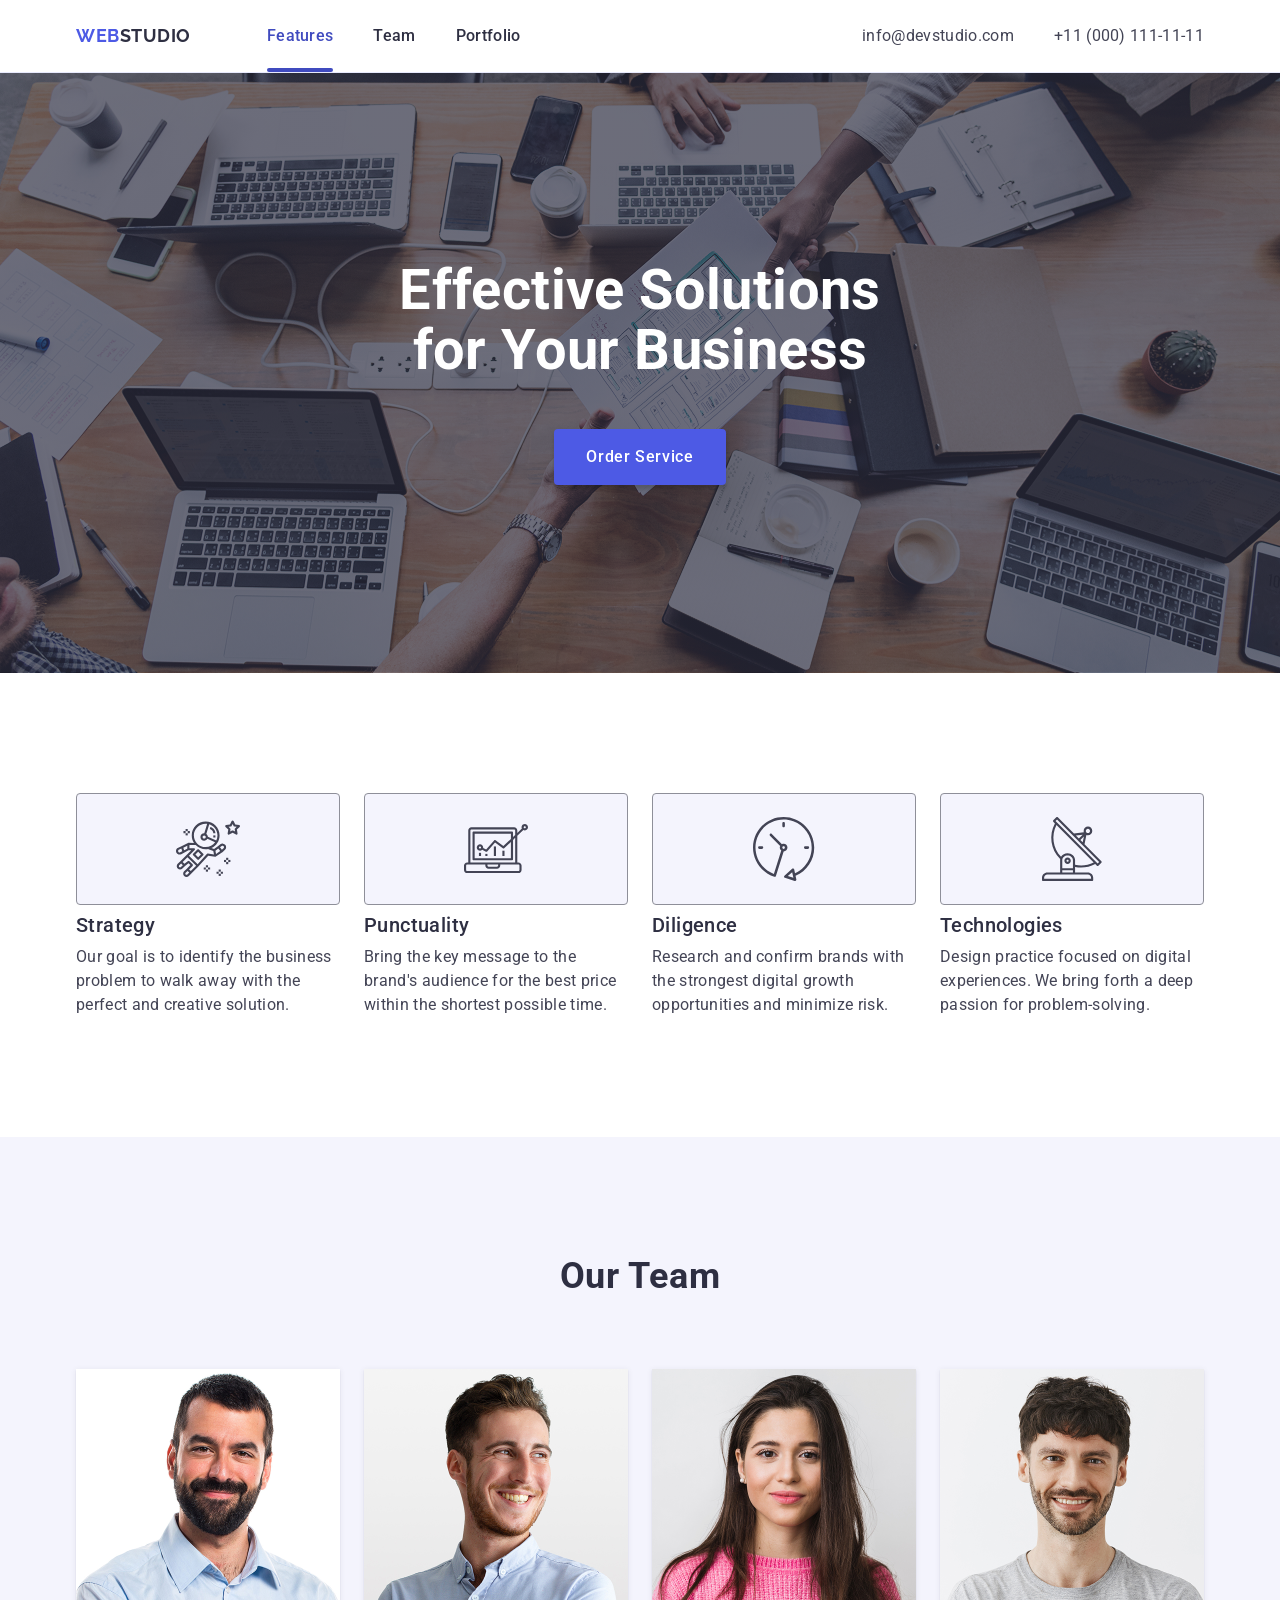
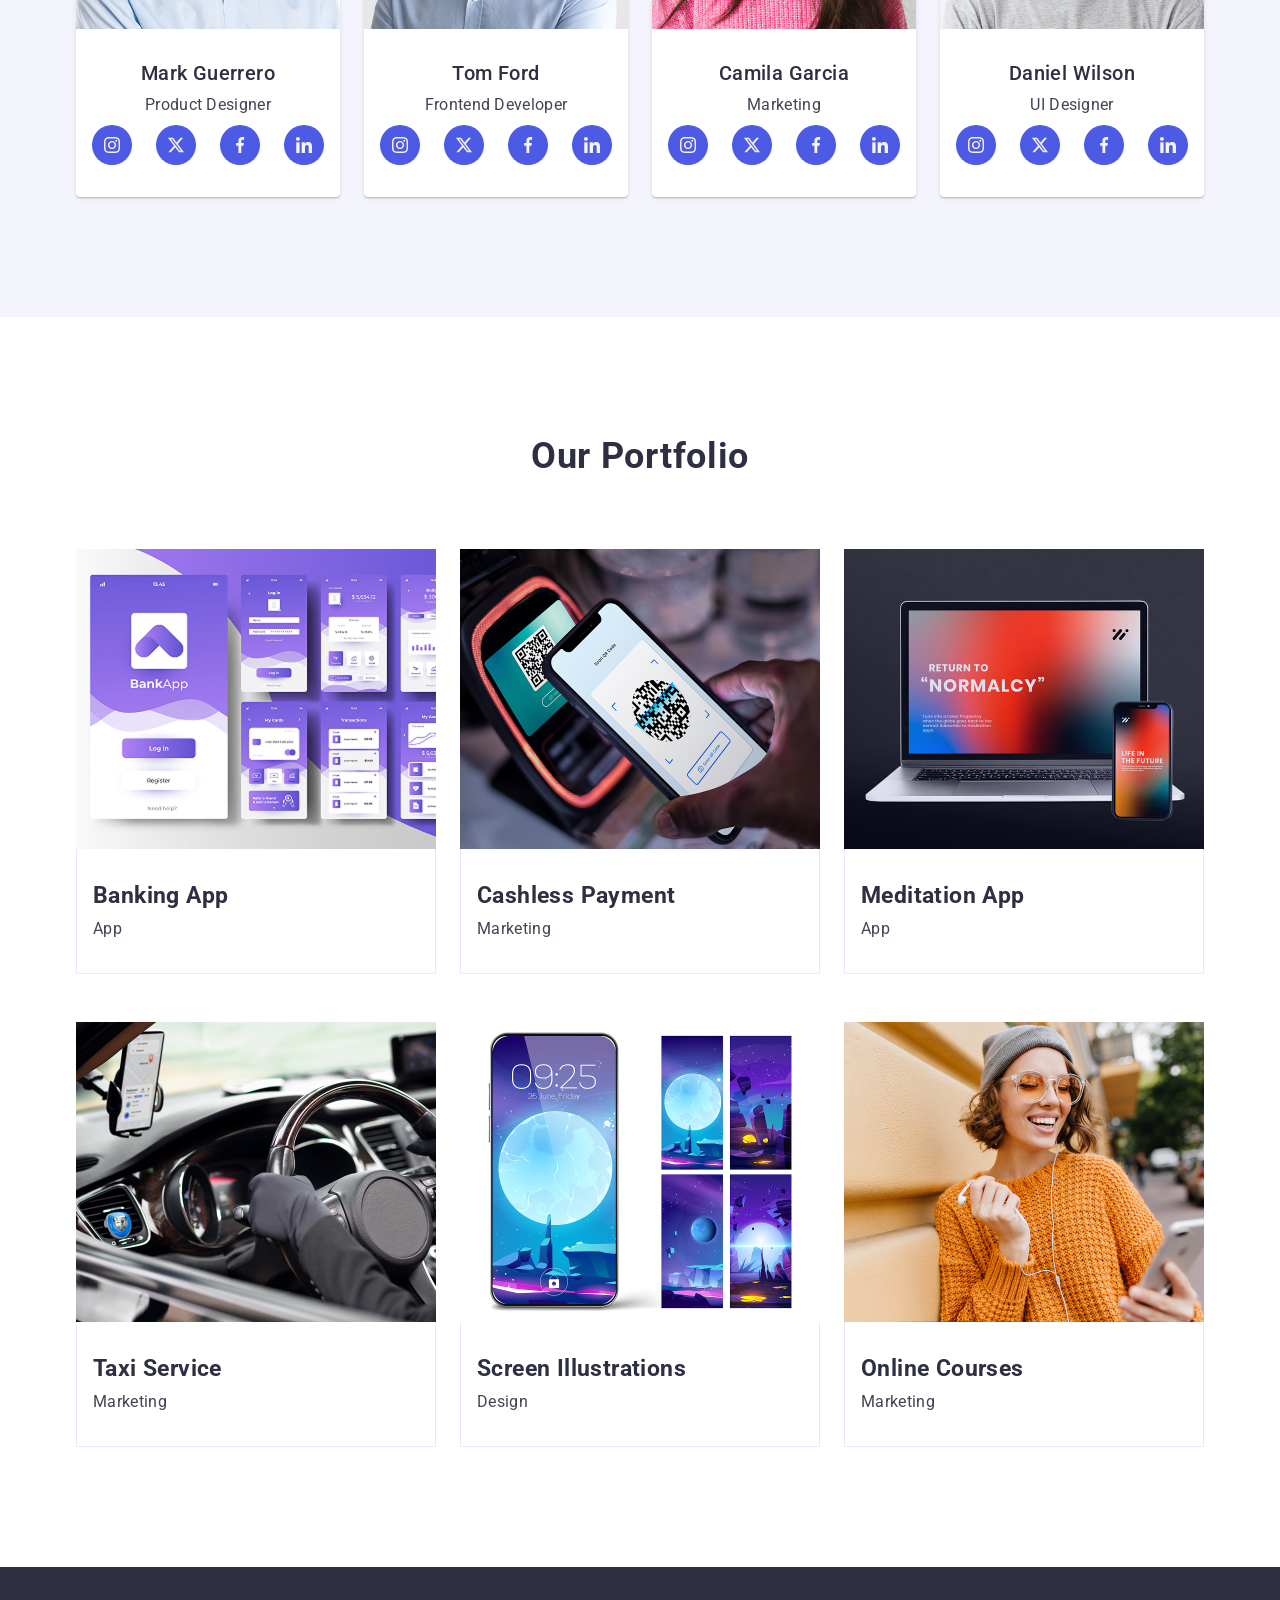
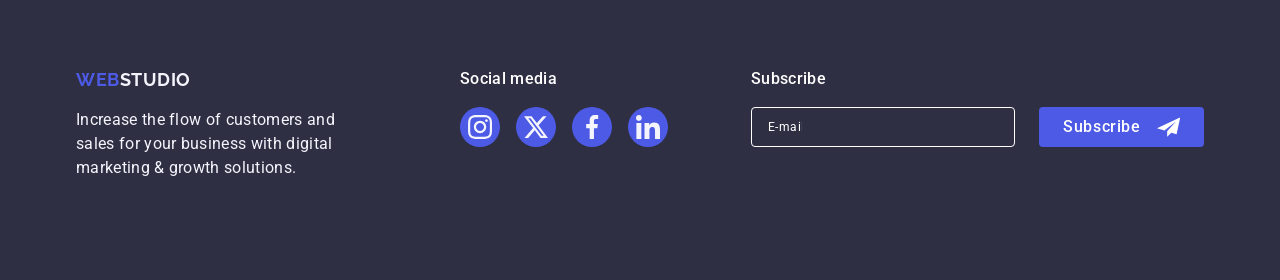
<file: index.html>
<!doctype html>
<html lang="en">
  <head>
    <meta charset="UTF-8" />
    <meta name="viewport" content="width=device-width, initial-scale=1.0" />
    <title>Effective Solution for Your Businesst</title>
    <link rel="preconnect" href="https://fonts.googleapis.com" />
    <link rel="preconnect" href="https://fonts.gstatic.com" crossorigin />
    <link
      href="https://fonts.googleapis.com/css2?family=Raleway:ital,wght@0,100..900;1,100..900&family=Roboto:ital,wght@0,100..900;1,100..900&display=swap"
      rel="stylesheet"
    />
    <link
      rel="stylesheet"
      href="https://cdnjs.cloudflare.com/ajax/libs/modern-normalize/3.0.1/modern-normalize.min.css"
      integrity="sha512-q6WgHqiHlKyOqslT/lgBgodhd03Wp4BEqKeW6nNtlOY4quzyG3VoQKFrieaCeSnuVseNKRGpGeDU3qPmabCANg=="
      crossorigin="anonymous"
      referrerpolicy="no-referrer"
    />
    <link rel="stylesheet" href="./css/main.css" />
  </head>
  <body>
    <header id="header" class="header">
      <div class="container">
        <a href="./index.html" class="logo"
          >Web<span class="logo-dark">Studio</span>
        </a>
        <nav>
          <ul class="nav-list">
            <li class="link-item">
              <a href="#features" class="link current">Features</a>
            </li>
            <li class="link-item">
              <a href="#team" class="link">Team</a>
            </li>
            <li class="link-item">
              <a href="#portfolio" class="link">Portfolio</a>
            </li>
          </ul>
        </nav>
        <address class="address">
          <ul class="contact-list">
            <li>
              <a href="mailto:info@devstudio.com" class="email"
                >info@devstudio.com</a
              >
            </li>
            <li>
              <a href="tel:+110001111111" class="phone">+11 (000) 111-11-11</a>
            </li>
          </ul>
        </address>
      </div>
    </header>
    <main>
      <section id="hero" class="hero">
        <div class="container">
          <h1 class="hero-title">Effective Solutions<br />for Your Business</h1>
          <button type="button" class="button">Order Service</button>
        </div>
      </section>
      <section id="features" class="features">
        <div class="container">
          <h2 class="title sr-only">Our Features</h2>
          <ul class="features-list">
            <li class="features-item">
              <div class="feature-icon">
                <svg class="feature-svg" width="64" height="64">
                  <use href="./images/icons.svg#illustration0"></use>
                </svg>
              </div>
              <h3 class="features-subtitle">Strategy</h3>
              <p class="features-text">
                Our goal is to identify the business problem to walk away with
                the perfect and creative solution.
              </p>
            </li>
            <li class="features-item">
              <div class="feature-icon">
                <svg class="feature-svg" width="64" height="64">
                  <use href="./images/icons.svg#illustration1"></use>
                </svg>
              </div>
              <h3 class="features-subtitle">Punctuality</h3>
              <p class="features-text">
                Bring the key message to the brand's audience for the best price
                within the shortest possible time.
              </p>
            </li>
            <li class="features-item">
              <div class="feature-icon">
                <svg class="feature-svg" width="64" height="64">
                  <use href="./images/icons.svg#illustration2"></use>
                </svg>
              </div>
              <h3 class="features-subtitle">Diligence</h3>
              <p class="features-text">
                Research and confirm brands with the strongest digital growth
                opportunities and minimize risk.
              </p>
            </li>
            <li class="features-item">
              <div class="feature-icon">
                <svg class="feature-svg" width="64" height="64">
                  <use href="./images/icons.svg#illustration3"></use>
                </svg>
              </div>
              <h3 class="features-subtitle">Technologies</h3>
              <p class="features-text">
                Design practice focused on digital experiences. We bring forth a
                deep passion for problem-solving.
              </p>
            </li>
          </ul>
        </div>
      </section>
      <section id="team" class="our-team">
        <div class="container">
          <h2 class="team-title">Our Team</h2>
          <ul class="team-list">
            <li class="team-item">
              <img
                class="team-img"
                src="./images/team-1.jpg"
                alt="A man in a blue shirt"
                width="264"
                height="260"
              />
              <div class="team-content">
                <h3 class="team-subtitle">Mark Guerrero</h3>
                <p class="team-text">Product Designer</p>
                <ul class="icon-list">
                  <li class="icon-item">
                    <a class="icon-link" href="#">
                      <svg class="icon" width="16" height="16">
                        <use href="./images/icons.svg#instagram" />
                      </svg>
                    </a>
                  </li>
                  <li class="icon-item">
                    <a class="icon-link" href="#">
                      <svg class="icon" width="16" height="16">
                        <use href="./images/icons.svg#twitter" />
                      </svg>
                    </a>
                  </li>
                  <li class="icon-item">
                    <a class="icon-link" href="#">
                      <svg class="icon" width="16" height="16">
                        <use href="./images/icons.svg#facebook" />
                      </svg>
                    </a>
                  </li>
                  <li class="icon-item">
                    <a class="icon-link" href="#">
                      <svg class="icon" width="16" height="16">
                        <use href="./images/icons.svg#linkedin" />
                      </svg>
                    </a>
                  </li>
                </ul>
              </div>
            </li>
            <li class="team-item">
              <img
                class="team-img"
                src="./images/team-2.jpg"
                alt="A smiling man"
                width="264"
                height="260"
              />
              <div class="team-content">
                <h3 class="team-subtitle">Tom Ford</h3>
                <p class="team-text">Frontend Developer</p>
                <ul class="icon-list">
                  <li class="icon-item">
                    <a class="icon-link" href="#">
                      <svg class="icon" width="16" height="16">
                        <use href="./images/icons.svg#instagram" />
                      </svg>
                    </a>
                  </li>
                  <li class="icon-item">
                    <a class="icon-link" href="#">
                      <svg class="icon" width="16" height="16">
                        <use href="./images/icons.svg#twitter" />
                      </svg>
                    </a>
                  </li>
                  <li class="icon-item">
                    <a class="icon-link" href="#">
                      <svg class="icon" width="16" height="16">
                        <use href="./images/icons.svg#facebook" />
                      </svg>
                    </a>
                  </li>
                  <li class="icon-item">
                    <a class="icon-link" href="#">
                      <svg class="icon" width="16" height="16">
                        <use href="./images/icons.svg#linkedin" />
                      </svg>
                    </a>
                  </li>
                </ul>
              </div>
            </li>
            <li class="team-item">
              <img
                class="team-img"
                src="./images/team-3.jpg"
                alt="A woman in a pink shirt"
                width="264"
                height="260"
              />
              <div class="team-content">
                <h3 class="team-subtitle">Camila Garcia</h3>
                <p class="team-text">Marketing</p>
                <ul class="icon-list">
                  <li class="icon-item">
                    <a class="icon-link" href="#">
                      <svg class="icon" width="16" height="16">
                        <use href="./images/icons.svg#instagram" />
                      </svg>
                    </a>
                  </li>
                  <li class="icon-item">
                    <a class="icon-link" href="#">
                      <svg class="icon" width="16" height="16">
                        <use href="./images/icons.svg#twitter" />
                      </svg>
                    </a>
                  </li>
                  <li class="icon-item">
                    <a class="icon-link" href="#">
                      <svg class="icon" width="16" height="16">
                        <use href="./images/icons.svg#facebook" />
                      </svg>
                    </a>
                  </li>
                  <li class="icon-item">
                    <a class="icon-link" href="#">
                      <svg class="icon" width="16" height="16">
                        <use href="./images/icons.svg#linkedin" />
                      </svg>
                    </a>
                  </li>
                </ul>
              </div>
            </li>
            <li class="team-item">
              <img
                class="team-img"
                src="./images/team-4.jpg"
                alt="A man in a gray t shirt"
                width="264"
                height="260"
              />
              <div class="team-content">
                <h3 class="team-subtitle">Daniel Wilson</h3>
                <p class="team-text">UI Designer</p>
                <ul class="icon-list">
                  <li class="icon-item">
                    <a class="icon-link" href="#">
                      <svg class="icon" width="16" height="16">
                        <use href="./images/icons.svg#instagram" />
                      </svg>
                    </a>
                  </li>
                  <li class="icon-item">
                    <a class="icon-link" href="#">
                      <svg class="icon" width="16" height="16">
                        <use href="./images/icons.svg#twitter" />
                      </svg>
                    </a>
                  </li>
                  <li class="icon-item">
                    <a class="icon-link" href="#">
                      <svg class="icon" width="16" height="16">
                        <use href="./images/icons.svg#facebook" />
                      </svg>
                    </a>
                  </li>
                  <li class="icon-item">
                    <a class="icon-link" href="#">
                      <svg class="icon" width="16" height="16">
                        <use href="./images/icons.svg#linkedin" />
                      </svg>
                    </a>
                  </li>
                </ul>
              </div>
            </li>
          </ul>
        </div>
      </section>
      <section id="portfolio" class="portfolio">
        <div class="container">
          <h2 class="portfolio-title">Our Portfolio</h2>
          <ul class="portfolio-list">
            <li class="portfolio-item">
              <div class="portfolio-thumb">
                <img
                  class="portfolio-img"
                  src="./images/portfolio-1.jpg"
                  alt="design layouts"
                  width="360"
                  height="300"
                />
                <p class="portfolio-overlay">
                  14 Stylish and User-Friendly App Design Concepts · Task
                  Manager App · Calorie Tracker App · Exotic Fruit Ecommerce App
                  · Cloud Storage App
                </p>
              </div>
              <div class="portfolio-content">
                <h3 class="portfolio-subtitle">Banking App</h3>
                <p class="portfolio-text">App</p>
              </div>
            </li>
            <li class="portfolio-item">
              <div class="portfolio-thumb">
                <img
                  class="portfolio-img"
                  src="./images/portfolio-2.jpg"
                  alt="hand holds phone"
                  width="360"
                  height="300"
                />
                <p class="portfolio-overlay">
                  14 Stylish and User-Friendly App Design Concepts · Task
                  Manager App · Calorie Tracker App · Exotic Fruit Ecommerce App
                  · Cloud Storage App
                </p>
              </div>
              <div class="portfolio-content">
                <h3 class="portfolio-subtitle">Cashless Payment</h3>
                <p class="portfolio-text">Marketing</p>
              </div>
            </li>
            <li class="portfolio-item">
              <div class="portfolio-thumb">
                <img
                  class="portfolio-img"
                  src="./images/portfolio-3.jpg"
                  alt="computer and phone"
                  width="360"
                  height="300"
                />
                <p class="portfolio-overlay">
                  14 Stylish and User-Friendly App Design Concepts · Task
                  Manager App · Calorie Tracker App · Exotic Fruit Ecommerce App
                  · Cloud Storage App
                </p>
              </div>
              <div class="portfolio-content">
                <h3 class="portfolio-subtitle">Meditation App</h3>
                <p class="portfolio-text">App</p>
              </div>
            </li>
            <li class="portfolio-item">
              <div class="portfolio-thumb">
                <img
                  class="portfolio-img"
                  src="./images/portfolio-4.jpg"
                  alt="car interior"
                  width="360"
                  height="300"
                />
                <p class="portfolio-overlay">
                  14 Stylish and User-Friendly App Design Concepts · Task
                  Manager App · Calorie Tracker App · Exotic Fruit Ecommerce App
                  · Cloud Storage App
                </p>
              </div>
              <div class="portfolio-content">
                <h3 class="portfolio-subtitle">Taxi Service</h3>
                <p class="portfolio-text">Marketing</p>
              </div>
            </li>
            <li class="portfolio-item">
              <div class="portfolio-thumb">
                <img
                  class="portfolio-img"
                  src="./images/portfolio-5.jpg"
                  alt="screens phone"
                  width="360"
                  height="300"
                />
                <p class="portfolio-overlay">
                  14 Stylish and User-Friendly App Design Concepts · Task
                  Manager App · Calorie Tracker App · Exotic Fruit Ecommerce App
                  · Cloud Storage App
                </p>
              </div>
              <div class="portfolio-content">
                <h3 class="portfolio-subtitle">Screen Illustrations</h3>
                <p class="portfolio-text">Design</p>
              </div>
            </li>
            <li class="portfolio-item">
              <div class="portfolio-thumb">
                <img
                  class="portfolio-img"
                  src="./images/portfolio-6.jpg"
                  alt="girl in yellow sweater"
                  width="360"
                  height="300"
                />
                <p class="portfolio-overlay">
                  14 Stylish and User-Friendly App Design Concepts · Task
                  Manager App · Calorie Tracker App · Exotic Fruit Ecommerce App
                  · Cloud Storage App
                </p>
              </div>
              <div class="portfolio-content">
                <h3 class="portfolio-subtitle">Online Courses</h3>
                <p class="portfolio-text">Marketing</p>
              </div>
            </li>
          </ul>
        </div>
      </section>
    </main>
    <footer id="footer" class="footer">
      <div class="container">
        <div class="footer-info">
          <a href="./index.html" class="footer-logo">Web<span>Studio</span></a>
          <p class="footer-text">
            Increase the flow of customers and sales for your business with
            digital marketing & growth solutions.
          </p>
        </div>
        <div class="container-social-link">
          <p class="social-subtitle">Social media</p>
          <ul class="social-list">
            <li class="social-item">
              <a class="social-icon-link" href="#">
                <svg class="social-icon" width="24px" height="24px">
                  <use href="./images/icons.svg#instagram" />
                </svg>
              </a>
            </li>
            <li class="social-item">
              <a class="social-icon-link" href="#">
                <svg class="social-icon" width="24px" height="24px">
                  <use href="./images/icons.svg#twitter" />
                </svg>
              </a>
            </li>
            <li class="social-item">
              <a class="social-icon-link" href="#">
                <svg class="social-icon" width="24px" height="24px">
                  <use href="./images/icons.svg#facebook" />
                </svg>
              </a>
            </li>
            <li class="social-item">
              <a class="social-icon-link" href="#">
                <svg class="social-icon" width="24px" height="24px">
                  <use href="./images/icons.svg#linkedin" />
                </svg>
              </a>
            </li>
          </ul>
              </div>           
        <div class="footer-form-subscrib">          
            <p class="footer-form-label">Subscribe</p>
                 <form class="footer-form"> 
                        <input
              class="footer-form-input"
              type="email"
              name="email"
              id="email"
              placeholder="E-mail">
              
           <button class="submit-footer-button" type="submit">Subscribe
            <svg class="submit-icon" width="24" height="24">
              <use href="./images/icons.svg#plane"></use>
            </svg>
           </button>           
                    </form>
            </div>
            </div>
    </footer>
   <div class="modal-overlay" id="modal">
    <div class="modal">
      <button class="modal-button" type="button">
         <svg class="icon-cross" width="8" height="8">
          <use href="./images/icons.svg#cross"></use>
         </svg> 
      </button>
      <p class="modal-title">Leave your contacts and we will call you back</p>
      <form class="modal-form">
        <div class="form-field">
          <label class="form-label" for="username">Name</label>
          <div class="input-wrapper">
            <input class="form-input" type="text" name="username" id="username">
            <svg class="form-icon icon-man" width="18" height="24">  
              <use href="./images/icons.svg#man"></use>            
            </svg>
          </div>
        </div>
        <div class="form-field">
          <label class="form-label" for="phone">Phone</label>
          <div class="input-wrapper">
            <input class="form-input" type="tel" name="phone" id="phone">
            <svg class="form-icon icon-phone" width="18" height="24">
              <use href="./images/icons.svg#phone"></use>
            </svg>
          </div>
        </div>
        <div class="form-field">
          <label class="form-label" for="modal-email">Email</label>
          <div class="input-wrapper">
            <input class="form-input" type="email" name="email" id="modal-email">
            <svg class="form-icon icon-tick" width="18" height="24">
              <use href="./images/icons.svg#tick"></use>
            </svg>
          </div>
        </div>
        <div class="form-field">
          <label  class="form-label" for="comment">
            Comment
          </label>
          <textarea class="form-textarea" name="comment" placeholder="Text input" id="comment"></textarea>        
                  </div>
        <div class="modal-form-agreement">
          <input 
          class="checkbox sr-only" 
          type="checkbox" 
          id="user-agreement" 
          value="true" 
          name="user-agreement"          
          checked
          />
          <label class="modal-form-agreement-wrapper"  for="user-agreement">
            <span class="modal-form-agreement-checkbox">
              <svg class="icon-check-mark" width="10" height="8">
                <use href="./images/icons.svg#icon-check-mark"></use>
              </svg>
            </span>
           <span>I accept the terms and conditions of the
            <a href="#" class="privacy-link">Privacy Policy</a></span>
          </label>
        </div>
        <button class="submit-button" type="submit">Send</button>
      </form>
    </div>
   </div> 
  </body>
</html>
</file>
<file: css/main.css>
@import url('./common.css');
@import url('./header.css');
@import url('./hero.css');
@import url('./features.css');
@import url('./team.css');
@import url('./portfolio.css');
@import url('./footer.css');
@import url('./modal.css');
</file>
